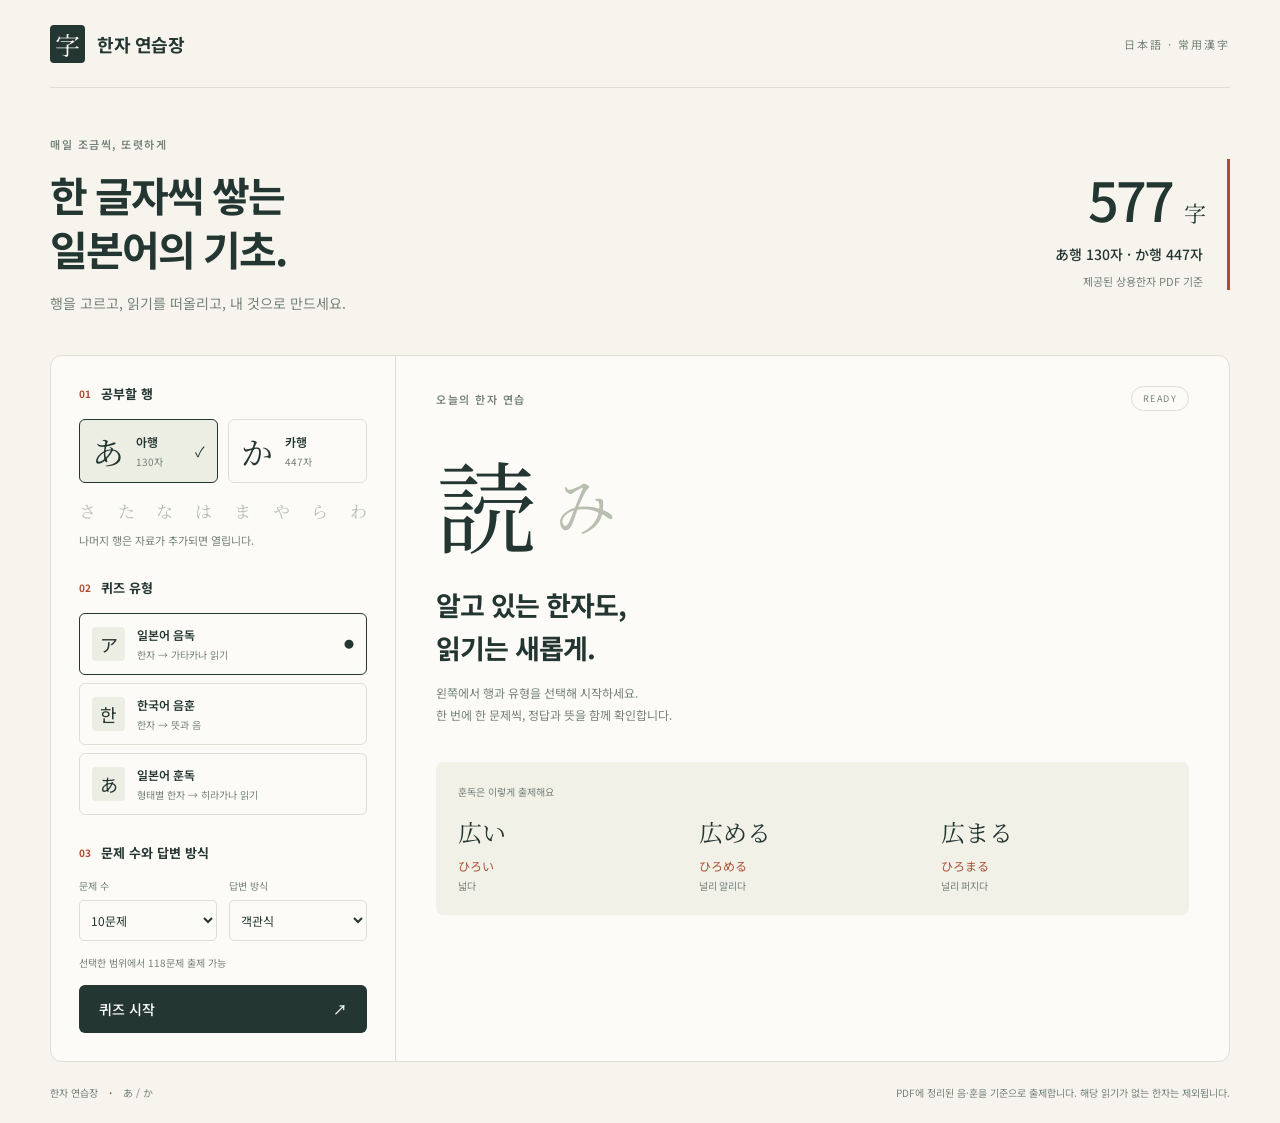
<file: index.html>
<!doctype html>
<html lang="ko">
<head>
<meta charset="utf-8"><meta name="viewport" content="width=device-width,initial-scale=1">
<meta name="description" content="あ행 130자와 か행 447자로 공부하는 일본 상용한자 음독, 한국어 음훈, 형태별 훈독 퀴즈.">
<title>한자 연습장 · 상용한자 퀴즈</title>
<link rel="icon" href="data:image/svg+xml,%3Csvg xmlns='http://www.w3.org/2000/svg' viewBox='0 0 64 64'%3E%3Crect width='64' height='64' rx='16' fill='%23243232'/%3E%3Ctext x='32' y='45' text-anchor='middle' font-size='42' fill='%23f6f3ea'%3E字%3C/text%3E%3C/svg%3E">
<link rel="stylesheet" href="style.css"><script defer src="data.js"></script><script defer src="app.js"></script>
</head>
<body>
<header><a href="./" class="brand"><span class="brand-mark">字</span> 한자 연습장</a><span class="header-note">日本語 · 常用漢字</span></header>
<main>
<section class="intro"><div><p class="eyebrow">매일 조금씩, 또렷하게</p><h1>한 글자씩 쌓는<br>일본어의 기초.</h1><p class="intro-copy">행을 고르고, 읽기를 떠올리고, 내 것으로 만드세요.</p></div><div class="edition"><strong>577<span>字</span></strong><p>あ행 130자 · か행 447자</p><span>제공된 상용한자 PDF 기준</span></div></section>
<div class="workspace">
<aside class="settings" aria-label="퀴즈 설정">
<div class="section-title"><span>01</span><h2>공부할 행</h2></div>
<div class="row-buttons"><button class="row active" data-group="a" aria-pressed="true"><strong lang="ja">あ</strong><span>아행<small>130자</small></span><i>✓</i></button><button class="row" data-group="ka" aria-pressed="false"><strong lang="ja">か</strong><span>카행<small>447자</small></span><i>✓</i></button></div>
<div class="future" aria-label="다른 행은 준비 중"><span>さ</span><span>た</span><span>な</span><span>は</span><span>ま</span><span>や</span><span>ら</span><span>わ</span></div><p class="muted tiny">나머지 행은 자료가 추가되면 열립니다.</p>
<div class="section-title"><span>02</span><h2>퀴즈 유형</h2></div>
<div class="types"><button class="type active" data-type="on" aria-pressed="true"><span class="type-icon">ア</span><span><b>일본어 음독</b><small>한자 → 가타카나 읽기</small></span><i>●</i></button><button class="type" data-type="korean" aria-pressed="false"><span class="type-icon">한</span><span><b>한국어 음훈</b><small>한자 → 뜻과 음</small></span><i>●</i></button><button class="type" data-type="kun" aria-pressed="false"><span class="type-icon">あ</span><span><b>일본어 훈독</b><small>형태별 한자 → 히라가나 읽기</small></span><i>●</i></button></div>
<div class="section-title"><span>03</span><h2>문제 수와 답변 방식</h2></div>
<div class="selects"><label>문제 수<select id="limit"><option value="10">10문제</option><option value="20">20문제</option><option value="50">50문제</option><option value="all">전체</option></select></label><label>답변 방식<select id="mode"><option value="choice">객관식</option><option value="write">직접 입력</option></select></label></div>
<p id="pool-note" class="pool-note"></p><button id="start" class="primary start">퀴즈 시작 <span>↗</span></button>
</aside>
<section class="study" aria-label="퀴즈 영역">
<div id="welcome" class="welcome"><div class="study-top"><span class="eyebrow">오늘의 한자 연습</span><span class="pill">READY</span></div><div class="welcome-art" lang="ja"><span>読</span><span>み</span></div><h2>알고 있는 한자도,<br>읽기는 새롭게.</h2><p>왼쪽에서 행과 유형을 선택해 시작하세요.<br>한 번에 한 문제씩, 정답과 뜻을 함께 확인합니다.</p><div class="example"><span>훈독은 이렇게 출제해요</span><div lang="ja"><b>広い</b><em>ひろい</em><small>넓다</small></div><div lang="ja"><b>広める</b><em>ひろめる</em><small>널리 알리다</small></div><div lang="ja"><b>広まる</b><em>ひろまる</em><small>널리 퍼지다</small></div></div></div>
<div id="quiz" hidden><div class="study-top"><span id="quiz-label" class="eyebrow"></span><button id="end" class="text-button">연습 종료</button></div><div class="progress-meta"><span id="position"></span><span id="score"></span></div><div class="progress"><div id="progress-bar"></div></div><p id="prompt" class="question-label"></p><div id="word" class="question-word" lang="ja"></div><p id="hint" class="hint"></p><p id="answer-help" class="muted tiny"></p><form id="answer-form"><div id="choices" class="choices"></div><div id="write-area" hidden><label class="sr-only" for="answer">정답 입력</label><input id="answer" autocomplete="off" placeholder="읽기를 입력하세요"><button id="check" class="primary" type="submit">정답 확인</button></div></form><div id="feedback" class="feedback" role="status" hidden></div><button id="next" class="primary next" hidden>다음 문제 →</button></div>
<div id="results" class="results" hidden></div>
</section>
</div>
<footer><span>한자 연습장 <b>·</b> あ / か</span><p>PDF에 정리된 음·훈을 기준으로 출제합니다. 해당 읽기가 없는 한자는 제외됩니다.</p></footer>
</main>
</body></html>
</file>
<file: style.css>
@import url('https://fonts.googleapis.com/css2?family=Noto+Sans+KR:wght@400;500;600;700;800&family=Noto+Serif+JP:wght@400;600;700&display=swap');
:root{--paper:#f6f4ed;--ink:#243632;--muted:#75817b;--line:#dedfd5;--accent:#ad4d35;--soft:#ecede3}*{box-sizing:border-box}body{margin:0;background:var(--paper);color:var(--ink);font-family:'Noto Sans KR',sans-serif;font-size:14px}button,input,select{font:inherit}button{cursor:pointer}button:disabled{cursor:default;opacity:.7}button,a,input,select{outline-offset:4px}button:focus-visible,a:focus-visible,input:focus-visible,select:focus-visible{outline:3px solid var(--accent)}[hidden]{display:none!important}header{max-width:1180px;margin:auto;height:88px;border-bottom:1px solid var(--line);display:flex;align-items:center;justify-content:space-between}.brand{display:flex;align-items:center;gap:12px;color:var(--ink);font-weight:700;text-decoration:none;font-size:18px;letter-spacing:-.5px}.brand-mark{display:grid;place-items:center;background:var(--ink);color:var(--paper);width:35px;height:38px;border-radius:4px;font:25px 'Noto Serif JP',serif}.header-note{font-size:11px;letter-spacing:2px;color:var(--muted)}main{max-width:1180px;margin:auto}.intro{padding:48px 0 42px;display:flex;justify-content:space-between;align-items:center}.eyebrow{font-size:11px;letter-spacing:1.5px;font-weight:600;color:var(--muted);margin:0 0 15px}h1{font-size:41px;line-height:1.32;letter-spacing:-2px;margin:0;font-weight:700}.intro-copy{color:var(--muted);margin:18px 0 0}.edition{text-align:right;border-right:3px solid var(--accent);padding:0 24px}.edition strong{font-size:54px;font-weight:500;letter-spacing:-3px}.edition strong span{font:22px 'Noto Serif JP';margin-left:12px}.edition p{margin:6px 0;font-weight:500}.edition>span{font-size:11px;color:var(--muted)}.workspace{display:grid;grid-template-columns:345px 1fr;border:1px solid var(--line);border-radius:12px;overflow:hidden;background:#fcfbf7;min-height:625px}.settings{padding:28px;border-right:1px solid var(--line)}.section-title{display:flex;gap:10px;align-items:center;margin:0 0 16px}.section-title>span{color:var(--accent);font-size:10px;font-weight:700}.section-title h2{font-size:13px;margin:0}.row-buttons{display:flex;gap:10px}.row{width:50%;display:flex;gap:12px;align-items:center;border:1px solid var(--line);background:transparent;padding:13px 12px;border-radius:6px;color:var(--ink);text-align:left}.row strong{font:32px 'Noto Serif JP';line-height:1}.row span{font-size:12px;font-weight:600}.row small{display:block;font-size:10px;color:var(--muted);font-weight:400;margin-top:4px}.row i{font-style:normal;margin-left:auto;visibility:hidden}.row.active{border-color:var(--ink);background:var(--soft)}.row.active i{visibility:visible}.future{display:flex;justify-content:space-between;color:#b8bdb4;margin-top:15px;font:17px 'Noto Serif JP'}.muted{color:var(--muted)}.tiny{font-size:11px;line-height:1.6}.settings>.tiny{margin:9px 0 28px}.types{display:grid;gap:8px;margin-bottom:28px}.type{display:flex;align-items:center;gap:12px;text-align:left;color:var(--ink);padding:12px;border:1px solid var(--line);border-radius:6px;background:transparent}.type-icon{font-size:18px;background:var(--soft);border-radius:4px;width:33px;height:34px;display:grid;place-items:center}.type b{display:block;font-size:12px;font-weight:600}.type small{display:block;color:var(--muted);font-size:10px;margin-top:4px}.type i{font-style:normal;font-size:10px;color:var(--ink);margin-left:auto;visibility:hidden}.type.active{border-color:var(--ink)}.type.active i{visibility:visible}.selects{display:flex;gap:12px}.selects label{flex:1;font-size:10px;color:var(--muted)}select{display:block;width:100%;padding:10px 7px;border:1px solid var(--line);border-radius:5px;color:var(--ink);background:#fcfbf7;margin-top:7px;font-size:12px}.pool-note{font-size:10px;color:var(--muted);min-height:16px;margin:14px 0}.primary{border:0;border-radius:6px;background:var(--ink);color:white;padding:14px 20px;font-weight:500}.primary:hover{background:#36534b}.start{width:100%;display:flex;justify-content:space-between}.study{padding:30px 40px;position:relative}.study-top{display:flex;justify-content:space-between;align-items:center}.study-top .eyebrow{margin:0}.pill{font-size:9px;letter-spacing:1.5px;color:var(--muted);border:1px solid var(--line);border-radius:20px;padding:5px 11px}.welcome-art{margin:32px 0 20px;font-family:'Noto Serif JP';display:flex;gap:16px;align-items:center}.welcome-art span:first-child{font-size:100px;line-height:1.2;color:var(--ink)}.welcome-art span:last-child{font-size:62px;color:#b9bfb0;transform:rotate(-8deg)}.welcome h2{font-size:27px;letter-spacing:-1px;line-height:1.6;margin:0 0 12px}.welcome>p{color:var(--muted);line-height:1.9;font-size:12px}.example{margin-top:35px;padding:22px;background:#f1f1e8;border-radius:7px;display:grid;grid-template-columns:repeat(3,1fr);gap:15px}.example>span{grid-column:1/-1;font-size:10px;color:var(--muted)}.example b{display:block;font:24px 'Noto Serif JP';margin-bottom:8px}.example em{display:block;font-style:normal;font-size:12px;color:var(--accent)}.example small{display:block;font-size:10px;color:var(--muted);margin-top:4px}.text-button{background:none;border:0;color:var(--muted);padding:5px;font-size:11px}.progress-meta{display:flex;justify-content:space-between;margin:28px 0 10px;font-size:11px;color:var(--muted)}.progress{height:3px;background:var(--soft)}.progress>div{height:3px;background:var(--accent);transition:width .3s}.question-label{text-align:center;margin-top:32px;font-size:12px;color:var(--muted)}.question-word{text-align:center;font:88px 'Noto Serif JP';line-height:1.6;margin:8px 0;overflow-wrap:anywhere}.question-word.long{font-size:62px}.hint{text-align:center;font-size:13px;min-height:20px;color:var(--accent);margin:8px 0 15px}#answer-help{text-align:center;margin-bottom:20px}.choices{display:grid;grid-template-columns:1fr 1fr;gap:10px}.choice{min-height:55px;border:1px solid var(--line);border-radius:6px;background:white;color:var(--ink);padding:12px;word-break:keep-all}.choice:hover:enabled{border-color:var(--ink);background:var(--soft)}.choice.correct{background:#e5eee6;border-color:#5d8264;opacity:1}.choice.wrong{background:#f8e9e1;border-color:var(--accent);opacity:1}#write-area{display:flex;gap:10px}input{min-width:0;flex:1;border:1px solid var(--line);border-radius:6px;padding:14px;background:white}.feedback{margin-top:20px;padding:17px;border-radius:6px;background:#edf1e8;line-height:1.8;font-size:12px}.feedback.wrong{background:#f7eee6}.feedback b{display:block;font-size:14px;margin-bottom:5px}.feedback .answer-value{font-size:19px;color:var(--ink)}.next{display:block;margin:16px 0 0 auto}.results h2{font-size:27px}.result-number{font-size:72px;margin:25px 0 0}.result-number small{font-size:24px;color:var(--muted)}.results>p{color:var(--muted)}.result-actions{display:flex;gap:10px;margin:25px 0}.secondary{background:white;color:var(--ink);border:1px solid var(--line);border-radius:6px;padding:13px 18px}.review{border-top:1px solid var(--line);padding:15px 0;display:flex;justify-content:space-between;gap:16px}.review strong{font:25px 'Noto Serif JP'}.review div{line-height:1.7;text-align:right;font-size:12px}.review small{display:block;color:var(--muted)}footer{display:flex;justify-content:space-between;gap:20px;align-items:center;padding:23px 0;color:var(--muted);font-size:10px}footer b{margin:0 8px;color:var(--accent)}footer p{margin:0}.sr-only{position:absolute;width:1px;height:1px;overflow:hidden;clip:rect(0,0,0,0)}@media(min-width:1450px){.intro{padding-top:60px}}@media(max-width:1240px){header,main{margin-left:30px;margin-right:30px}}@media(max-width:780px){header,main{margin-left:18px;margin-right:18px}header{height:70px}.header-note{font-size:9px;letter-spacing:0}.intro{padding:30px 0;gap:15px}h1{font-size:30px}.intro-copy{font-size:11px;line-height:1.7}.edition{padding-right:12px}.edition strong{font-size:35px}.edition p{font-size:10px}.edition>span{display:none}.workspace{grid-template-columns:1fr}.settings{border-right:0;border-bottom:1px solid var(--line);padding:22px}.study{padding:25px 22px;min-height:550px}.types{grid-template-columns:1fr;gap:7px}.type{padding:10px}.future{max-width:360px}.section-title{margin-bottom:12px}.settings>.tiny{margin-bottom:22px}.question-word{font-size:76px}.question-word.long{font-size:50px}.example{padding:15px;gap:10px}.example b{font-size:21px}footer{align-items:flex-start;flex-direction:column;gap:7px;line-height:1.7}.result-actions{flex-wrap:wrap}#write-area{flex-wrap:wrap}#write-area input{width:100%;flex-basis:100%}#write-area .primary{width:100%}}
</file>
